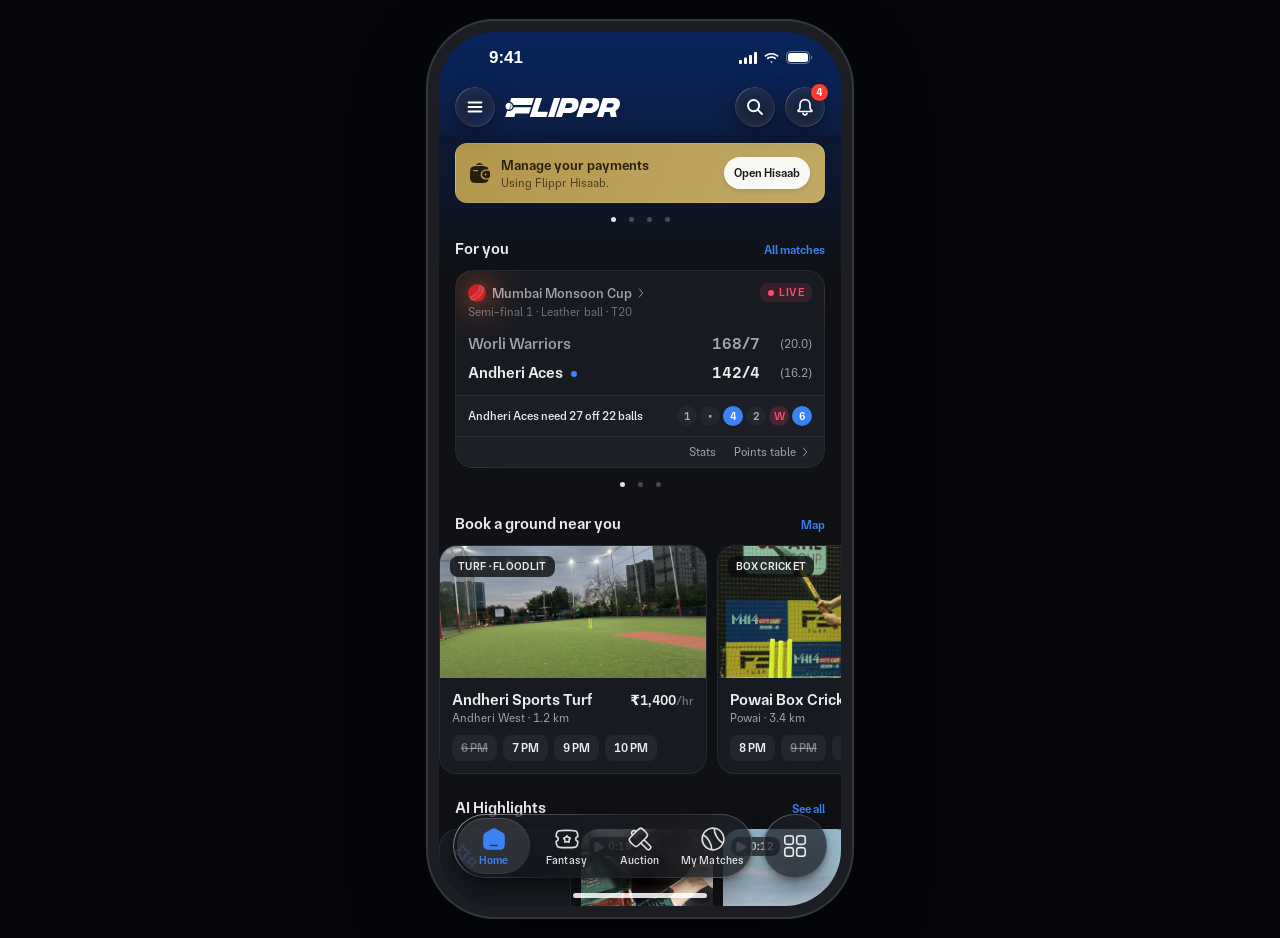
<file: index.html>
<!doctype html>
<html lang="en">
<head>
<meta charset="utf-8">
<meta name="viewport" content="width=device-width, initial-scale=1, viewport-fit=cover">
<meta name="theme-color" content="#08245A" id="metaThemeColor">
<title>Flippr</title>
<link rel="icon" href="data:,">
<script>(function(){
  var k='flippr-theme',pref=localStorage.getItem(k);
  if(pref!=='dark'&&pref!=='light'&&pref!=='system')pref='dark';
  function resolved(p){return p==='system'?(matchMedia('(prefers-color-scheme: light)').matches?'light':'dark'):p;}
  function apply(){
    var t=resolved(pref);
    document.documentElement.setAttribute('data-theme',t);
    var m=document.getElementById('metaThemeColor')||document.querySelector('meta[name=theme-color]');
    if(m)m.setAttribute('content',t==='light'?'#DCE8FF':'#08245A');
  }
  apply();
  if(pref==='system')matchMedia('(prefers-color-scheme: light)').addEventListener('change',function(){apply();if(window.FLThemeSync)FLThemeSync();});
  window.FLTheme={get:function(){return pref},set:function(v){if(v!=='dark'&&v!=='light'&&v!=='system')return;pref=v;localStorage.setItem(k,v);apply();if(window.FLThemeSync)FLThemeSync();},resolved:resolved};
})();</script>
<script>if(location.search.includes('shot'))document.documentElement.classList.add('shot')</script>
<link rel="stylesheet" href="css/base.css">
<link rel="stylesheet" href="css/home.css">
</head>
<body>
<div class="stage"><div class="phone"><div class="screen" id="screen">

  <!-- views: each fragment is loaded from screens/<name>.html -->
  <main class="view" id="v-home" data-title="" data-src="screens/home.html"></main>

  <header class="header" id="header">
    <div class="hrow">
      <!-- iOS 26 bar buttons: SF Symbols-style glyphs (line.3.horizontal, magnifyingglass, bell) in glass circles -->
      <button class="hbtn glass menu" id="menuBtn" aria-label="Open menu" data-lens="14" data-edge="12" data-blur="1.6"><svg viewBox="0 0 20 20" fill="none" stroke="currentColor" stroke-width="1.8" stroke-linecap="round"><path d="M3.5 5.5h13M3.5 10h13M3.5 14.5h13"/></svg></button>
      <button class="hbtn glass hback" id="backBtn" aria-label="Back" data-lens="14" data-edge="12" data-blur="1.6"><svg viewBox="0 0 20 20" fill="none" stroke="currentColor" stroke-width="2" stroke-linecap="round" stroke-linejoin="round"><path d="M12.5 3.5 6 10l6.5 6.5"/></svg></button>
      <img class="hlogo" id="hLogo" src="img/flippr-logo-white.svg" alt="FLIPPR">
      <span class="htitle" id="hTitle" hidden></span>
      <span class="hgrow"></span>
      <div class="hacts">
        <button class="hbtn glass" aria-label="Search" data-lens="14" data-edge="12" data-blur="1.6"><svg viewBox="0 0 20 20" fill="none" stroke="currentColor" stroke-width="1.9" stroke-linecap="round"><circle cx="8.6" cy="8.6" r="5.6"/><path d="m12.8 12.8 4.2 4.2"/></svg></button>
        <button class="hbtn glass" aria-label="Notifications" data-lens="14" data-edge="12" data-blur="1.6"><svg viewBox="0 0 20 20" fill="none" stroke="currentColor" stroke-width="1.7" stroke-linejoin="round" stroke-linecap="round"><path d="M10 2.6c-2.9 0-5 2.2-5 5.1v2.9c0 .7-.3 1.4-.8 1.9l-.9.9c-.4.4-.1 1.1.5 1.1h12.4c.6 0 .9-.7.5-1.1l-.9-.9c-.5-.5-.8-1.2-.8-1.9V7.7c0-2.9-2.1-5.1-5-5.1z"/><path d="M8 16.4c.3.9 1.1 1.5 2 1.5s1.7-.6 2-1.5"/></svg><span class="badge num">4</span></button>
      </div>
    </div>
  </header>

  <div class="statusbar" aria-hidden="true">
    <span class="sb-time">9:41</span>
    <span class="sb-right">
      <svg width="18" height="12" viewBox="0 0 18 12"><rect x="0" y="8" width="3" height="4" rx="1" fill="currentColor"/><rect x="5" y="5.5" width="3" height="6.5" rx="1" fill="currentColor"/><rect x="10" y="3" width="3" height="9" rx="1" fill="currentColor"/><rect x="15" y="0" width="3" height="12" rx="1" fill="currentColor"/></svg>
      <svg width="17" height="12" viewBox="0 0 17 12"><path fill="currentColor" d="M8.5 2.6c2.3 0 4.4.9 6 2.4l1.2-1.2C13.8 1.9 11.3.9 8.5.9S3.2 1.9 1.3 3.8l1.2 1.2c1.6-1.5 3.7-2.4 6-2.4zm0 3.4c1.4 0 2.6.5 3.6 1.4l1.2-1.2c-1.2-1.2-2.9-1.9-4.8-1.9s-3.6.7-4.8 1.9l1.2 1.2c1-.9 2.2-1.4 3.6-1.4zm0 3.3c.5 0 1 .2 1.3.5L8.5 11.1 7.2 9.8c.3-.3.8-.5 1.3-.5z"/></svg>
      <svg width="27" height="13" viewBox="0 0 27 13"><rect x=".5" y=".5" width="23" height="12" rx="3.8" fill="none" stroke="currentColor" stroke-opacity=".4"/><rect x="2" y="2" width="20" height="9" rx="2.5" fill="currentColor"/><path d="M25 4.5v4c.8-.3 1.3-1.1 1.3-2s-.5-1.7-1.3-2z" fill="currentColor" fill-opacity=".4"/></svg>
    </span>
  </div>

  <div class="navwrap">
    <nav class="navbar glass" id="navbar" data-lens="30" data-edge="22" data-blur="2.4">
      <span class="nav-ind" id="navInd"></span>
      <a class="nav-item" href="#home" data-i="0"><i class="ic o" style="--m:url(../icons/Home.svg)"></i><i class="ic f" style="--m:url(../icons/FilledHome.svg)"></i><span>Home</span></a>
      <a class="nav-item" href="#fantasy" data-i="1"><i class="ic o" style="--m:url(../icons/Fantsy.svg)"></i><i class="ic f" style="--m:url(../icons/FilledFantasy.svg)"></i><span>Fantasy</span></a>
      <a class="nav-item" href="#auction" data-i="2"><i class="ic o" style="--m:url(../icons/Auction.svg)"></i><i class="ic f" style="--m:url(../icons/Auction_Filled.svg)"></i><span>Auction</span></a>
      <a class="nav-item" href="#matches" data-i="3"><i class="ic o" style="--m:url(../icons/MyMatches.svg)"></i><i class="ic f" style="--m:url(../icons/FilledMyMatches.svg)"></i><span>My Matches</span></a>

    </nav>
    <!-- iOS 26 split tab bar: separate glass circle on the trailing side -->
    <a class="nav-more glass" href="#more" aria-label="More" data-lens="22" data-edge="20" data-blur="2.4"><i class="ic" style="--m:url(../icons/widget-linear.svg)"></i></a>
  </div>

  <div class="scrim" id="scrim"></div>
  <aside class="drawer" id="drawer" data-src="screens/drawer.html"></aside>
  <div class="toast" id="toast"></div>
  <div class="home-indicator" aria-hidden="true"></div>
</div></div></div>
<script src="js/app.js"></script>
<script src="js/glass.js"></script>
</body>
</html>
</file>
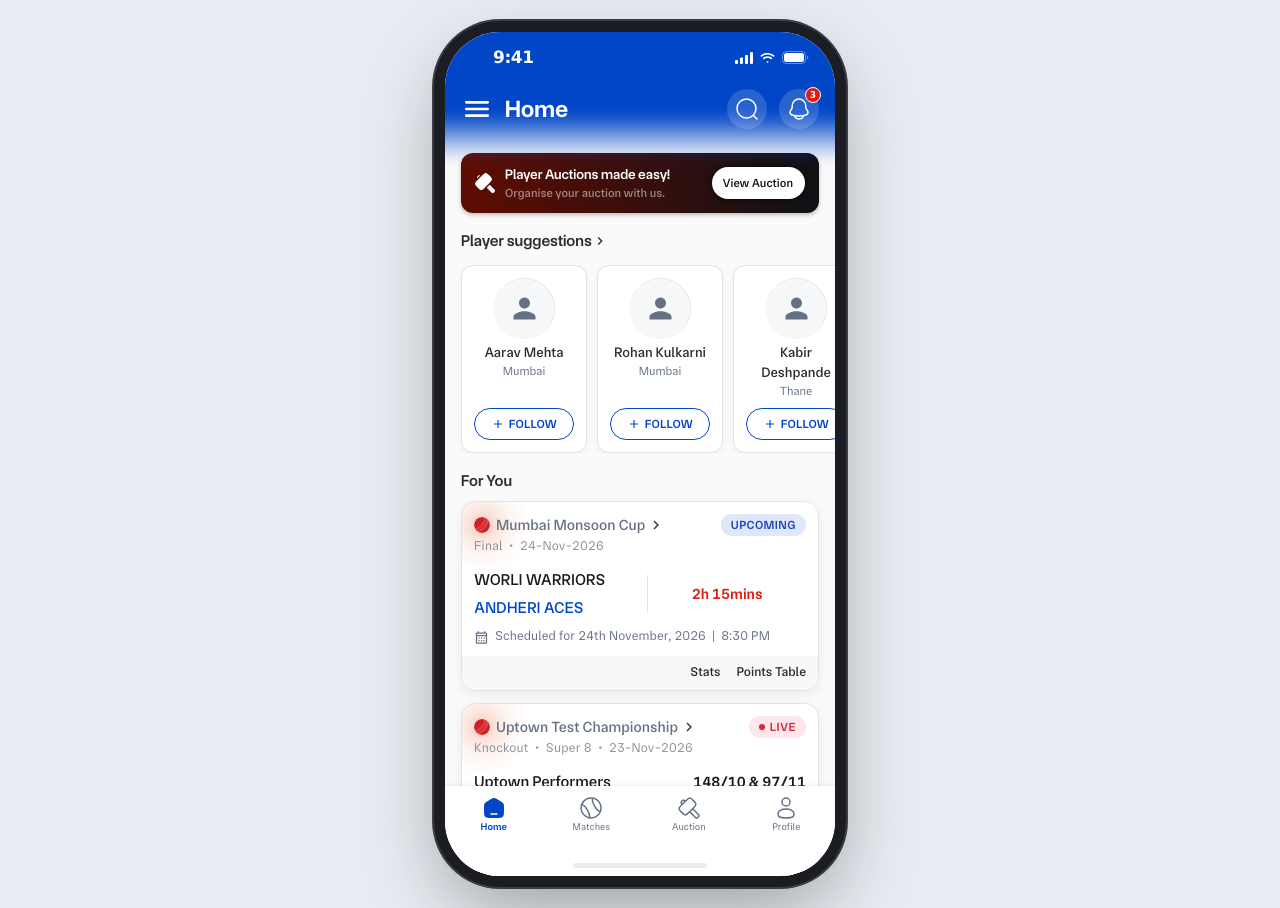
<file: v1/index.html>
<!doctype html>
<html lang="en">
<head>
<meta charset="utf-8">
<meta name="viewport" content="width=device-width, initial-scale=1, viewport-fit=cover">
<meta name="theme-color" content="#0146C7">
<title>Flippr – Home</title>
<link rel="stylesheet" href="styles.css">
<script>if(location.hash==="#shot")document.documentElement.classList.add("shot")</script>
</head>
<body>
<div class="stage">
<div class="phone" id="phone">
  <div class="screen">
    <!-- 1: scrolling content (scrolls under the gradient header) -->
    <main class="scroll" id="scroll">
      <div class="list">
        <!-- Auction promo banner (Figma 6984:16921) -->
        <a class="promo" href="#" aria-label="View Auction">
          <img class="promo-icon" src="icons/Sledgehammer.svg" alt="" width="24" height="24">
          <div class="promo-text">
            <div class="promo-title">Player Auctions made easy!</div>
            <div class="promo-sub">Organise your auction with us. </div>
          </div>
          <span class="promo-btn">View Auction</span>
        </a>

        <div class="gap16"></div>
        <div class="section-title tappable"><span>Player suggestions</span><i class="mi mi-chevron s16"></i></div>
        <div class="suggestions">
          <div class="sugg-card"><div class="avatar"><i class="mi mi-person"></i></div><div class="sugg-name">Aarav Mehta</div><div class="sugg-city">Mumbai</div><span class="follow"><i class="mi mi-add"></i>FOLLOW</span></div>
          <div class="sugg-card"><div class="avatar"><i class="mi mi-person"></i></div><div class="sugg-name">Rohan Kulkarni</div><div class="sugg-city">Mumbai</div><span class="follow"><i class="mi mi-add"></i>FOLLOW</span></div>
          <div class="sugg-card"><div class="avatar"><i class="mi mi-person"></i></div><div class="sugg-name">Kabir Deshpande</div><div class="sugg-city">Thane</div><span class="follow"><i class="mi mi-add"></i>FOLLOW</span></div>
          <div class="sugg-card"><div class="avatar"><i class="mi mi-person"></i></div><div class="sugg-name">Ishaan Rao</div><div class="sugg-city">-</div><span class="follow"><i class="mi mi-add"></i>FOLLOW</span></div>
          <div class="sugg-card"><div class="avatar"><i class="mi mi-person"></i></div><div class="sugg-name">Vihaan Shetty</div><div class="sugg-city">Pune</div><span class="follow"><i class="mi mi-add"></i>FOLLOW</span></div>
        </div>

        <div class="gap16"></div>
        <div class="section-title b8"><span>For You</span></div>

        <!-- Match card: upcoming -->
        <article class="mcard">
          <div class="wash leather"></div>
          <div class="mbody">
            <div class="mtitle-row">
              <img class="ball" src="icons/rubber.svg" alt="" width="16" height="16">
              <div class="mtitle"><span>Mumbai Monsoon Cup</span><i class="mi mi-chevron s18"></i></div>
              <span class="pill upcoming">UPCOMING</span>
            </div>
            <div class="mtags">Final  •  24-Nov-2026</div>
            <div class="countdown-row">
              <div class="teams">
                <div class="team a">WORLI WARRIORS</div>
                <div class="team b blue">ANDHERI ACES</div>
              </div>
              <div class="vdiv"></div>
              <div class="cd"><span class="countdown" data-mins="135">2h 15mins</span></div>
            </div>
            <div class="sched"><i class="mi mi-calendar"></i><span>Scheduled for 24th November, 2026  |  8:30 PM</span></div>
          </div>
          <div class="mfooter"><span>Stats</span><span>Points Table</span></div>
        </article>

        <!-- Match card: live -->
        <article class="mcard">
          <div class="wash leather"></div>
          <div class="mbody">
            <div class="mtitle-row">
              <img class="ball" src="icons/rubber.svg" alt="" width="16" height="16">
              <div class="mtitle"><span>Uptown Test Championship</span><i class="mi mi-chevron s18"></i></div>
              <span class="pill live"><b class="dot"></b>LIVE</span>
            </div>
            <div class="mtags">Knockout  •  Super 8  •  23-Nov-2026</div>
            <div class="tline gap14"><span class="team a">Uptown Performers</span><span class="score">148/10 &amp; 97/11</span></div>
            <div class="tline gap8"><span class="team a">Super Kings</span><span class="score">132/12 &amp;<em> 87/9</em></span></div>
            <div class="sched live-note"><span>Super Kings need 13 runs to win</span></div>
          </div>
          <div class="mfooter"><span>Stats</span><span>Points Table</span></div>
        </article>

        <!-- Match card: upcoming, tennis ball -->
        <article class="mcard">
          <div class="wash tennis"></div>
          <div class="mbody">
            <div class="mtitle-row">
              <img class="ball" src="icons/tennis.svg" alt="" width="16" height="16">
              <div class="mtitle"><span>Powai Box Cricket League</span><i class="mi mi-chevron s18"></i></div>
              <span class="pill upcoming">UPCOMING</span>
            </div>
            <div class="mtags">League  •  25-Nov-2026</div>
            <div class="countdown-row">
              <div class="teams">
                <div class="team a">BANDRA BLASTERS</div>
                <div class="team b blue">POWAI PANTHERS</div>
              </div>
              <div class="vdiv"></div>
              <div class="cd"><span class="countdown" data-mins="1425">23h 45mins</span></div>
            </div>
            <div class="sched"><i class="mi mi-calendar"></i><span>Scheduled for 25th November, 2026  |  7:00 AM</span></div>
          </div>
          <div class="mfooter"><span>Stats</span><span>Points Table</span></div>
        </article>
      </div>
    </main>

    <!-- 2: header gradient (painted over content, pointer-events none) -->
    <div class="header-gradient"></div>

    <!-- 3: header row -->
    <header class="header">
      <div class="header-row">
        <button class="hbtn menu" aria-label="Menu"><i class="svgi i-menu"></i></button>
        <h1 class="htitle">Home</h1>
        <button class="hbtn filled" aria-label="Search"><i class="svgi i-search"></i></button>
        <span class="w4"></span>
        <button class="hbtn filled" aria-label="Notifications"><i class="svgi i-bell"></i><span class="badge">3</span></button>
        <span class="w4"></span>
      </div>
    </header>

    <!-- iOS status bar (desktop frame only) -->
    <div class="statusbar" aria-hidden="true">
      <span class="sb-time">9:41</span>
      <span class="sb-right">
        <svg width="18" height="12" viewBox="0 0 18 12"><rect x="0" y="8" width="3" height="4" rx="1" fill="#fff"/><rect x="5" y="5.5" width="3" height="6.5" rx="1" fill="#fff"/><rect x="10" y="3" width="3" height="9" rx="1" fill="#fff"/><rect x="15" y="0" width="3" height="12" rx="1" fill="#fff"/></svg>
        <svg width="17" height="12" viewBox="0 0 17 12"><path fill="#fff" d="M8.5 2.6c2.3 0 4.4.9 6 2.4l1.2-1.2C13.8 1.9 11.3.9 8.5.9S3.2 1.9 1.3 3.8l1.2 1.2c1.6-1.5 3.7-2.4 6-2.4zm0 3.4c1.4 0 2.6.5 3.6 1.4l1.2-1.2c-1.2-1.2-2.9-1.9-4.8-1.9s-3.6.7-4.8 1.9l1.2 1.2c1-.9 2.2-1.4 3.6-1.4zm0 3.3c.5 0 1 .2 1.3.5L8.5 11.1 7.2 9.8c.3-.3.8-.5 1.3-.5z"/></svg>
        <svg width="27" height="13" viewBox="0 0 27 13"><rect x=".5" y=".5" width="23" height="12" rx="3.8" fill="none" stroke="#fff" stroke-opacity=".4"/><rect x="2" y="2" width="20" height="9" rx="2.5" fill="#fff"/><path d="M25 4.5v4c.8-.3 1.3-1.1 1.3-2s-.5-1.7-1.3-2z" fill="#fff" fill-opacity=".4"/></svg>
      </span>
    </div>

    <!-- Bottom navigation (AppNavBar) -->
    <nav class="navbar">
      <a class="nav-item active" href="#"><i class="svgi i-home-filled"></i><span>Home</span></a>
      <a class="nav-item" href="#"><i class="svgi i-matches"></i><span>Matches</span></a>
      <a class="nav-item" href="#"><i class="svgi i-auction"></i><span>Auction</span></a>
      <a class="nav-item" href="#"><i class="svgi i-profile"></i><span>Profile</span></a>
    </nav>
    <div class="home-indicator" aria-hidden="true"></div>
  </div>
</div>
</div>
<script>
// Keep the scheduled-match countdowns ticking like the app's StartsInText.
(function(){
  var start = Date.now();
  function fmt(m){ if(m<0)m=0; var d=Math.floor(m/1440),h=Math.floor(m%1440/60),mi=m%60;
    var mc = mi===1?'1min':mi+'mins', mo = mi===1?'1 min':mi+' mins';
    if(d>0){ if(h===0&&mi===0) return d+'d'; if(h===0) return d+'d '+mc; return d+'d '+h+'h '+mc; }
    if(h>0) return h+'h '+mc; return mo; }
  function tick(){ var el=Math.floor((Date.now()-start)/60000);
    document.querySelectorAll('.countdown').forEach(function(n){ n.textContent=fmt(+n.dataset.mins-el); }); }
  setInterval(tick, 15000);
})();
</script>
</body>
</html>
</file>
<file: css/base.css>
@font-face{font-family:"TASA";src:url(../fonts/TASAOrbiterText-Regular.otf) format("opentype");font-weight:400;font-display:block}
@font-face{font-family:"TASA";src:url(../fonts/TASAOrbiterText-Medium.otf) format("opentype");font-weight:500;font-display:block}
@font-face{font-family:"TASA";src:url(../fonts/TASAOrbiterText-SemiBold.otf) format("opentype");font-weight:600;font-display:block}
@font-face{font-family:"TASA";src:url(../fonts/TASAOrbiterText-Bold.otf) format("opentype");font-weight:700;font-display:block}
:root{
  /* 3 elevation levels (dark) */
  --l0:#0F1115; --l1:#171A21; --l2:#22262F;
  --line:rgba(255,255,255,.07);
  --t1:rgba(255,255,255,.92); --t2:rgba(255,255,255,.62); --t3:rgba(255,255,255,.40);
  /* ONE accent (app dark-mode primary) + semantic status only */
  --accent:#3B82F6; --accent-soft:rgba(59,130,246,.14);
  --live:#FF4C6E; --won:#38C793;
  /* 4-size type scale */
  --fs-s:12px; --fs-m:14px; --fs-l:16px; --fs-xl:22px;
  /* radii (bumped a step: 8/12/18) */
  --r-s:8px; --r-m:12px; --r-l:18px;
  --top:47px; --bottom:34px;
}
*{box-sizing:border-box;margin:0;padding:0}
html,body{height:100%}
body{background:#05060A;font-family:"TASA",system-ui,sans-serif;color:var(--t1);font-size:var(--fs-m);-webkit-font-smoothing:antialiased;-webkit-tap-highlight-color:transparent}
a{color:inherit;text-decoration:none} button{font:inherit;color:inherit;background:none;border:0;cursor:pointer} img{display:block}
.num{font-variant-numeric:tabular-nums lining-nums}
.stage{min-height:100%;display:flex;align-items:center;justify-content:center;padding:32px 16px}
.phone{width:402px;height:874px;border-radius:56px;position:relative;box-shadow:0 0 0 11px #1b1d22,0 0 0 13px #34373e,0 30px 80px rgba(0,0,0,.6)}
.screen{position:absolute;inset:0;border-radius:56px;overflow:hidden;background:var(--l0);isolation:isolate}
@media (max-width:500px){body{background:var(--l0)}.stage{padding:0;display:block;height:100%}.phone{width:100%;height:100%;border-radius:0;box-shadow:none}.screen{border-radius:0}.statusbar,.home-indicator{display:none}:root{--top:max(env(safe-area-inset-top),12px);--bottom:max(env(safe-area-inset-bottom),8px)}}
html.shot .stage{padding:0;display:block} html.shot .phone,html.shot .screen{border-radius:0;box-shadow:none}
.statusbar{position:absolute;top:0;left:0;right:0;height:47px;z-index:40;display:flex;align-items:center;justify-content:space-between;padding:4px 28px 0 50px;font-family:-apple-system,"SF Pro Text","Helvetica Neue",sans-serif;pointer-events:none;color:#fff}
.sb-time{font-size:17px;font-weight:600}.sb-right{display:flex;gap:6px;align-items:center}
.home-indicator{position:absolute;bottom:8px;left:50%;transform:translateX(-50%);width:134px;height:5px;border-radius:3px;background:rgba(255,255,255,.85);z-index:41}
/* icon: <i class="ic" style="--m:url(icons/NAME.svg)"></i> — tinted by currentColor */
.ic{display:inline-block;flex:none;width:20px;height:20px;background:currentColor;-webkit-mask:var(--m) center/contain no-repeat;mask:var(--m) center/contain no-repeat}
.ic.s14{width:14px;height:14px}.ic.s16{width:16px;height:16px}.ic.s24{width:24px;height:24px}
/* views */
.view{position:absolute;inset:0;overflow-y:auto;overflow-x:hidden;scrollbar-width:none;display:none;padding:calc(var(--top) + 56px) 0 calc(var(--bottom) + 104px)}
.view::-webkit-scrollbar{display:none}
.view.on{display:block;animation:vfade .18s ease-out}
@keyframes vfade{from{opacity:.4}to{opacity:1}}
/* glass header */
.header{position:absolute;top:0;left:0;right:0;z-index:30;padding-top:var(--top);background:transparent;isolation:isolate;--header-alpha:1}
.header::before{content:"";position:absolute;inset:0;z-index:-1;background:linear-gradient(180deg,#08245A 0%,#0A2150 55%,#0C1C3F 100%);opacity:var(--header-alpha);pointer-events:none}
/* scroll-under tail: continues the header blue into the page and scrolls away (AppGradients.headerHomeScrollUnder, dark) */
#v-home{background:linear-gradient(180deg,#0C1C3F 0,#0D1830 calc(var(--top) + 96px),#0F1115 calc(var(--top) + 190px)) no-repeat;background-attachment:local}
.hrow{height:56px;display:flex;align-items:center;padding:0 16px;gap:10px}
.hbtn{width:40px;height:40px;border-radius:50%;display:flex;align-items:center;justify-content:center;position:relative;color:#fff;flex:none}
.hbtn svg{width:20px;height:20px;display:block}
.hbtn .badge{position:absolute;top:-3px;right:-3px;min-width:17px;height:17px;padding:0 5px;border-radius:9px;background:#FF3B30;color:#fff;font-size:11px;font-weight:600;line-height:17px;text-align:center;z-index:3}
.hacts{display:flex;gap:10px}
.hlogo{height:19px}.htitle{font-size:var(--fs-xl);font-weight:700;margin-left:4px}.hgrow{flex:1}
.hback{display:none}.header.sub .hback{display:flex}.header.sub .menu{display:none}
/* shared building blocks (use these in every screen) */
.sec{margin-top:24px}
.sec-h{display:flex;align-items:baseline;justify-content:space-between;padding:0 16px;margin-bottom:12px}
.sec-h h2{font-size:var(--fs-l);font-weight:600}
.sec-h a{font-size:var(--fs-s);font-weight:600;color:var(--accent)}
.hscroll{display:flex;gap:10px;overflow-x:auto;padding:0 16px;scroll-snap-type:x mandatory;scrollbar-width:none}
.hscroll::-webkit-scrollbar{display:none}.hscroll>*{scroll-snap-align:start;flex:none}.hscroll::after{content:"";flex:0 0 6px}
.card{background:var(--l1);border-radius:var(--r-l);border:1px solid var(--line)}
.raised{background:var(--l2)}
.meta{font-size:var(--fs-s);color:var(--t2)}.muted{color:var(--t3)}.pad{padding:0 16px}
.pill{display:inline-flex;align-items:center;gap:5px;padding:3px 8px;border-radius:var(--r-s);font-size:11px;font-weight:600;letter-spacing:.4px;background:var(--accent-soft);color:var(--accent)}
.pill.live{background:rgba(255,76,110,.14);color:var(--live)}
.pill.live::before{content:"";width:6px;height:6px;border-radius:50%;background:currentColor;animation:pulse 1.6s ease-in-out infinite}
.pill.done{background:rgba(56,199,147,.14);color:var(--won)}
@keyframes pulse{50%{opacity:.35}}
.btn{display:inline-flex;align-items:center;justify-content:center;gap:6px;height:36px;padding:0 14px;border-radius:var(--r-m);background:var(--accent);color:#fff;font-size:var(--fs-m);font-weight:600}
.btn.ghost{background:var(--l2);color:var(--t1)}.btn.sm{height:30px;padding:0 12px;font-size:var(--fs-s)}
.btn.block{display:flex;width:calc(100% - 32px);margin:0 16px}
.chips{display:flex;gap:8px;padding:0 16px;overflow-x:auto;scrollbar-width:none}
.chips button{flex:none;height:32px;padding:0 14px;border-radius:16px;background:var(--l1);border:1px solid var(--line);font-size:var(--fs-s);font-weight:600;color:var(--t2)}
.chips button.on{background:var(--t1);color:var(--l0);border-color:transparent}
.seg{display:flex;margin:0 16px;padding:3px;border-radius:var(--r-m);background:var(--l1);border:1px solid var(--line)}
.seg button{flex:1;height:34px;border-radius:8px;font-size:var(--fs-m);font-weight:600;color:var(--t2)}.seg button.on{background:var(--l2);color:var(--t1)}
.list{margin:0 16px;overflow:hidden}
.row{display:flex;align-items:center;gap:12px;padding:12px 14px}.row+.row{border-top:1px solid var(--line)}
.row .lead{width:40px;height:40px;border-radius:var(--r-m);background:var(--l2);display:flex;align-items:center;justify-content:center;flex:none;color:var(--t1)}
.row .lead.round{border-radius:50%;overflow:hidden}.row .lead img{width:100%;height:100%;object-fit:cover}
.row .mid{flex:1;min-width:0}
.row .mid b{display:block;font-size:var(--fs-m);font-weight:600;white-space:nowrap;overflow:hidden;text-overflow:ellipsis}
.row .mid span{display:block;font-size:var(--fs-s);color:var(--t2);margin-top:2px;white-space:nowrap;overflow:hidden;text-overflow:ellipsis}
.row .end{text-align:right;flex:none}.row .end b{display:block;font-size:var(--fs-m);font-weight:600}.row .end span{display:block;font-size:var(--fs-s);color:var(--t2);margin-top:2px}
.row .chev{color:var(--t3)}
.ini{width:32px;height:32px;border-radius:50%;background:var(--l2);display:flex;align-items:center;justify-content:center;font-size:var(--fs-s);font-weight:600;color:var(--t2);flex:none}
/* ---------- iOS 26 Liquid Glass ----------
   layers: (1) lensing backdrop: SVG displacement filter built per-element in js/glass.js (Chromium), blur+saturate fallback elsewhere
           (2) tint  (3) specular rim: bright top-left edge, faint bottom-right, via masked gradient border
           (4) inner glow + soft drop shadow */
.glass{position:relative;isolation:isolate;
  background:rgba(255,255,255,.06);
  -webkit-backdrop-filter:blur(3px) saturate(1.7) brightness(1.06);backdrop-filter:blur(3px) saturate(1.7) brightness(1.06);
  box-shadow:inset 0 0 14px rgba(255,255,255,.07),inset 0 -10px 18px -14px rgba(255,255,255,.18),0 8px 26px -6px rgba(0,0,0,.55),0 1px 3px rgba(0,0,0,.3)}
.glass::before{content:"";position:absolute;inset:0;border-radius:inherit;z-index:-1;background:linear-gradient(180deg,rgba(28,30,38,.30),rgba(18,20,26,.42))}
.glass::after{content:"";position:absolute;inset:0;border-radius:inherit;padding:1px;pointer-events:none;z-index:2;
  background:linear-gradient(135deg,rgba(255,255,255,.62) 0%,rgba(255,255,255,.14) 22%,rgba(255,255,255,0) 45%,rgba(255,255,255,0) 62%,rgba(255,255,255,.12) 82%,rgba(255,255,255,.34) 100%);
  -webkit-mask:linear-gradient(#000 0 0) content-box exclude,linear-gradient(#000 0 0);mask:linear-gradient(#000 0 0) content-box exclude,linear-gradient(#000 0 0)}
.glass.lens{-webkit-backdrop-filter:var(--lens) saturate(1.7) brightness(1.06);backdrop-filter:var(--lens) saturate(1.7) brightness(1.06)}
/* floating tab bar: capsule, like UITabBar on iOS 26 */
.navwrap{position:absolute;left:14px;right:14px;bottom:calc(var(--bottom) - 6px);z-index:35;display:flex;gap:10px}
.navbar{flex:1;min-width:0;height:64px;border-radius:32px;display:flex;align-items:stretch;padding:4px}
.nav-more{flex:none;width:64px;height:64px;border-radius:50%;display:flex;align-items:center;justify-content:center;color:rgba(255,255,255,.9)}
.nav-more .ic{width:26px;height:26px}
.nav-ind{position:absolute;top:4px;bottom:4px;left:4px;width:calc((100% - 8px)/4);border-radius:28px;z-index:0;
  background:rgba(255,255,255,.11);box-shadow:inset 0 1px 0 rgba(255,255,255,.14),inset 0 -1px 0 rgba(255,255,255,.04);
  transition:transform .42s cubic-bezier(.3,1.4,.45,1)}
.nav-item{position:relative;z-index:1;flex:1;display:flex;flex-direction:column;align-items:center;justify-content:center;gap:2px;color:rgba(255,255,255,.86);font-size:11px;font-weight:500;letter-spacing:.1px}
.nav-item .ic{width:26px;height:26px}.nav-item .ic.f{display:none}
.nav-item.on{color:var(--accent);font-weight:600}.nav-item.on .ic.o{display:none}.nav-item.on .ic.f{display:inline-block}
/* drawer */
.scrim{position:absolute;inset:0;z-index:50;background:rgba(0,0,0,.55);opacity:0;pointer-events:none;transition:opacity .25s}
.drawer{position:absolute;top:0;bottom:0;left:0;width:304px;z-index:51;background:var(--l1);border-right:1px solid var(--line);transform:translateX(-102%);transition:transform .3s cubic-bezier(.2,.8,.2,1);overflow-y:auto;scrollbar-width:none;padding:calc(var(--top) + 12px) 0 calc(var(--bottom) + 16px)}
.drawer::-webkit-scrollbar{display:none}
.drawer-open .scrim{opacity:1;pointer-events:auto}.drawer-open .drawer{transform:none}
.toast{position:absolute;left:50%;bottom:calc(var(--bottom) + 72px);transform:translate(-50%,8px);z-index:60;padding:10px 14px;border-radius:var(--r-m);background:var(--l2);border:1px solid var(--line);font-size:var(--fs-s);font-weight:500;opacity:0;pointer-events:none;transition:opacity .2s,transform .2s;white-space:nowrap}
.toast.on{opacity:1;transform:translate(-50%,0)}
@media (max-width:500px){.statusbar,.home-indicator{display:none}}

.carousel + .sec{margin-top:14px}
/* iOS 26 scroll-edge effect: once the gradient has faded, content under the bar is softened by a progressive blur + dim, not an opaque bar */
.header::after{content:"";position:absolute;left:0;right:0;top:0;bottom:-28px;z-index:-2;pointer-events:none;opacity:calc(1 - var(--header-alpha));
  background:linear-gradient(180deg,rgba(15,17,21,.86) 0%,rgba(15,17,21,.62) 62%,rgba(15,17,21,0) 100%);
  -webkit-backdrop-filter:blur(10px);backdrop-filter:blur(10px);
  -webkit-mask:linear-gradient(180deg,#000 0%,#000 58%,transparent 100%);mask:linear-gradient(180deg,#000 0%,#000 58%,transparent 100%)}

/* t1162u: tab bar + More = denser iOS 26 Liquid Glass (regular variant): heavy blur, dark tint ~60%, specular top, 1px inner rim, soft shadow */
.navbar.glass,.nav-more.glass{
  background:rgba(30,32,40,.28);
  -webkit-backdrop-filter:blur(28px) saturate(1.9) brightness(.96);backdrop-filter:blur(28px) saturate(1.9) brightness(.96);
  box-shadow:inset 0 1px 0 rgba(255,255,255,.22),inset 0 0 0 1px rgba(255,255,255,.07),inset 0 -8px 16px -12px rgba(255,255,255,.16),0 12px 30px -8px rgba(0,0,0,.6),0 2px 6px rgba(0,0,0,.3)}
.navbar.glass::before,.nav-more.glass::before{background:linear-gradient(180deg,rgba(24,26,33,.58),rgba(16,18,23,.66))}
.navbar.glass.lens,.nav-more.glass.lens{-webkit-backdrop-filter:var(--lens) blur(24px) saturate(1.9) brightness(.96);backdrop-filter:var(--lens) blur(24px) saturate(1.9) brightness(.96)}

/* ---------- light theme (dark values above unchanged) ---------- */
html[data-theme="light"]{
  --l0:#F2F3F7;--l1:#FFFFFF;--l2:#F0F1F5;
  --line:rgba(0,0,0,.08);
  --t1:rgba(0,0,0,.90);--t2:rgba(0,0,0,.60);--t3:rgba(0,0,0,.42);
  --accent:#2563EB;--accent-soft:rgba(37,99,235,.12);
  --live:#E11D48;--won:#059669;
}
html[data-theme="light"] body{background:#E3E5EA}
html[data-theme="light"] .phone{box-shadow:0 0 0 11px #eceef2,0 0 0 13px #d8dbe2,0 30px 80px rgba(0,0,0,.18)}
html[data-theme="light"] .statusbar{color:#000}
html[data-theme="light"] .home-indicator{background:rgba(0,0,0,.32)}
html[data-theme="light"] .header::before{background:linear-gradient(180deg,#DCE8FF 0%,#E6EEFF 52%,#F2F3F7 100%)}
html[data-theme="light"] #v-home{background:linear-gradient(180deg,#E0EAFF 0,#EBF1FB calc(var(--top) + 96px),#F2F3F7 calc(var(--top) + 190px)) no-repeat;background-attachment:local}
html[data-theme="light"] .header::after{background:linear-gradient(180deg,rgba(255,255,255,.82) 0%,rgba(255,255,255,.58) 62%,rgba(255,255,255,0) 100%)}
html[data-theme="light"] .hbtn{color:rgba(0,0,0,.88)}
html[data-theme="light"] .scrim{background:rgba(0,0,0,.38)}
html[data-theme="light"] .pill.live{background:rgba(225,29,72,.12);color:var(--live)}
html[data-theme="light"] .pill.done{background:rgba(5,150,105,.12);color:var(--won)}
html[data-theme="light"] .balls .bw{background:rgba(225,29,72,.14);color:var(--live)}
html[data-theme="light"] .glass{
  background:rgba(255,255,255,.68);
  -webkit-backdrop-filter:blur(26px) saturate(1.85) brightness(1.04);backdrop-filter:blur(26px) saturate(1.85) brightness(1.04);
  box-shadow:inset 0 1px 0 rgba(255,255,255,.92),inset 0 0 0 1px rgba(0,0,0,.06),inset 0 -10px 18px -14px rgba(255,255,255,.55),0 8px 24px -6px rgba(0,0,0,.14),0 1px 3px rgba(0,0,0,.08)}
html[data-theme="light"] .glass::before{background:linear-gradient(180deg,rgba(255,255,255,.52),rgba(255,255,255,.34))}
html[data-theme="light"] .glass::after{background:linear-gradient(135deg,rgba(255,255,255,.95) 0%,rgba(255,255,255,.35) 24%,rgba(255,255,255,0) 48%,rgba(255,255,255,0) 60%,rgba(0,0,0,.04) 82%,rgba(0,0,0,.07) 100%)}
html[data-theme="light"] .glass.lens{-webkit-backdrop-filter:var(--lens) saturate(1.85) brightness(1.04);backdrop-filter:var(--lens) saturate(1.85) brightness(1.04)}
html[data-theme="light"] .navbar.glass,html[data-theme="light"] .nav-more.glass{
  background:rgba(255,255,255,.66);
  -webkit-backdrop-filter:blur(28px) saturate(1.9) brightness(1.03);backdrop-filter:blur(28px) saturate(1.9) brightness(1.03);
  box-shadow:inset 0 1px 0 rgba(255,255,255,.95),inset 0 0 0 1px rgba(0,0,0,.06),inset 0 -8px 16px -12px rgba(255,255,255,.7),0 12px 28px -8px rgba(0,0,0,.16),0 2px 6px rgba(0,0,0,.08)}
html[data-theme="light"] .navbar.glass::before,html[data-theme="light"] .nav-more.glass::before{background:linear-gradient(180deg,rgba(255,255,255,.58),rgba(248,249,252,.48))}
html[data-theme="light"] .navbar.glass.lens,html[data-theme="light"] .nav-more.glass.lens{-webkit-backdrop-filter:var(--lens) blur(26px) saturate(1.9) brightness(1.03);backdrop-filter:var(--lens) blur(26px) saturate(1.9) brightness(1.03)}
html[data-theme="light"] .nav-more{color:rgba(0,0,0,.86)}
html[data-theme="light"] .nav-ind{background:rgba(255,255,255,.92);box-shadow:inset 0 1px 0 rgba(255,255,255,1),inset 0 -1px 0 rgba(0,0,0,.05),0 1px 2px rgba(0,0,0,.06)}
html[data-theme="light"] .nav-item{color:rgba(0,0,0,.62)}
html[data-theme="light"] .nav-item.on{color:var(--accent)}
</file>
<file: css/home.css>
/* ---------- coloured banner rail ---------- */
.carousel{margin-top:8px;position:relative}
.slides{display:flex;overflow-x:auto;scroll-snap-type:x mandatory;scrollbar-width:none}
.slides::-webkit-scrollbar{display:none}
.slide{flex:0 0 100%;scroll-snap-align:center;scroll-snap-stop:always;padding:0 16px}
.banner{display:flex;align-items:center;height:60px;padding:0 14px 0 12px;border-radius:12px;box-shadow:0 3px 10px rgba(0,0,0,.15);border:1px solid rgba(255,255,255,.12);color:#fff}
.banner .bi{width:24px;height:24px;background:currentColor}
.banner .bt{flex:1;min-width:0;margin:0 9px}
.banner .b1{font-size:var(--fs-m);font-weight:600;line-height:19px}
.banner .b2{font-size:var(--fs-s);font-weight:400;line-height:16px;opacity:.78;margin-top:2px}
.banner .bb{flex:none;padding:8px 10px;border-radius:20px;background:rgba(255,255,255,.92);color:#15171C;font-size:var(--fs-s);font-weight:600;line-height:16px;box-shadow:0 2px 4px rgba(0,0,0,.12)}
.bn-hisaab{background:linear-gradient(110deg,#B2964B,#C2AA65);color:#261F10}
.bn-fantasy{background:linear-gradient(110deg,#B94E22,#D87338)}
.bn-auction{background:linear-gradient(110deg,#9D2D31,#BE4545)}
.bn-ai{background:linear-gradient(110deg,#204C9E,#346AC1)}
/* UIPageControl-like: equally sized small dots, quiet contrast, no stretching pill */
.page-control{display:flex;align-items:center;justify-content:center;gap:1px;height:24px;margin:4px auto -6px;width:max-content}
.page-control button{width:17px;height:24px;display:grid;place-items:center}
.page-control button::after{content:"";width:5px;height:5px;border-radius:50%;background:rgba(255,255,255,.24);transition:background .2s}
.page-control button.on::after{background:rgba(255,255,255,.88)}
.page-control button:focus-visible{outline:2px solid var(--accent);border-radius:8px}

/* ---------- live scorecard ---------- */
.card.live{width:318px;display:flex;flex-direction:column;overflow:hidden;background:radial-gradient(circle 48px at 22px 23px,rgba(226,91,42,.34) 0%,rgba(226,91,42,.16) 30%,rgba(226,91,42,.06) 60%,rgba(226,91,42,0) 100%),var(--l1)}
.live-top{display:flex;align-items:center;gap:6px;padding:12px 12px 0}
.match-ball{width:18px;height:18px;flex:none}
.match-title{display:flex;align-items:center;flex:1;min-width:0;gap:2px;font-size:var(--fs-m);color:var(--t2);font-weight:500}
.match-tags{font-size:var(--fs-s);color:var(--t3);padding:3px 12px 10px}
.match-equation{font-size:var(--fs-s);font-weight:500;color:var(--t1);padding:8px 12px 10px}
.match-links{background:rgba(255,255,255,.025);border-top:1px solid var(--line);display:flex;justify-content:flex-end;gap:18px;padding:8px 12px;font-size:var(--fs-s);color:var(--t2)}
.match-links a{display:flex;align-items:center;gap:2px}
.live-top .meta{display:flex;align-items:center;gap:2px;min-width:0;white-space:nowrap;overflow:hidden}
.trow{display:flex;align-items:center;gap:8px;padding:5px 12px}
.trow .nm{flex:1;min-width:0;font-size:var(--fs-l);font-weight:500;color:var(--t2);white-space:nowrap;overflow:hidden;text-overflow:ellipsis}
.trow.bat .nm{color:var(--t1);font-weight:600}
.trow.bat .nm::after{content:"";display:inline-block;width:6px;height:6px;border-radius:50%;background:var(--accent);margin-left:8px;vertical-align:middle}
.sc{font-size:var(--fs-l);font-weight:600;color:var(--t2)} .trow.bat .sc{color:var(--t1)}
.ov{font-size:var(--fs-s);color:var(--t2);width:44px;text-align:right}
.live-foot{display:flex;align-items:center;justify-content:space-between;gap:8px;padding:10px 12px;margin-top:0;background:rgba(255,255,255,.018);border-top:1px solid var(--line)}
.live-foot .eq{font-size:var(--fs-s);color:var(--t2);font-weight:500}.live-foot .eq>span{color:var(--t3)}
.balls{display:flex;gap:4px}
.balls span{width:21px;height:21px;border-radius:50%;background:var(--l2);font-size:11px;font-weight:600;display:flex;align-items:center;justify-content:center;color:var(--t2)}
.balls .b4,.balls .b6{background:var(--accent);color:#fff}
.balls .bw{background:rgba(255,76,110,.18);color:var(--live)}

/* ---------- upcoming match cards ---------- */
.mc{width:300px;padding:12px;overflow:hidden;background:radial-gradient(circle 48px at 20px 21px,rgba(226,91,42,.34),rgba(226,91,42,.16) 30%,rgba(226,91,42,.06) 60%,transparent),var(--l1)}
.mc.tennis{background:radial-gradient(circle 48px at 20px 21px,rgba(183,199,59,.34),rgba(183,199,59,.16) 30%,rgba(183,199,59,.06) 60%,transparent),var(--l1)}
.mc-top{display:flex;align-items:center;gap:6px}
.mc-top img{width:16px;height:16px}
.mc-top .tn{flex:1;min-width:0;font-size:var(--fs-m);font-weight:500;color:var(--t2);white-space:nowrap;overflow:hidden;text-overflow:ellipsis}
.mc .tags{font-size:var(--fs-s);color:var(--t3);margin-top:2px}
.mc-body{display:flex;align-items:center;margin-top:12px}
.mc-teams{flex:1;min-width:0}
.mc-teams div{font-size:var(--fs-l);font-weight:600;white-space:nowrap;overflow:hidden;text-overflow:ellipsis}
.mc-teams div+div{margin-top:6px}
.mc-cd{text-align:right;padding-left:12px;border-left:1px solid var(--line);margin-left:12px}
.mc-cd .k{font-size:var(--fs-s);color:var(--t3)} .mc-cd .v{font-size:var(--fs-l);font-weight:700;margin-top:2px}
.mc .when{display:flex;align-items:center;gap:6px;margin-top:12px;font-size:var(--fs-s);color:var(--t2)}

/* ---------- near you: bookable slots ---------- */
.venue{width:268px;overflow:hidden}
.venue .ph{position:relative;height:132px;background:var(--l2)}
.venue .ph img{width:100%;height:100%;object-fit:cover}
.chip-ov{position:absolute;left:10px;top:10px;padding:4px 8px;border-radius:var(--r-s);background:rgba(10,11,14,.78);font-size:11px;font-weight:600;letter-spacing:.3px}
.venue .vb{padding:12px}
.venue .vn{display:flex;justify-content:space-between;align-items:baseline;gap:8px;font-size:var(--fs-l);font-weight:600}
.venue .vn span{white-space:nowrap;overflow:hidden;text-overflow:ellipsis}
.venue .vn .num{font-size:var(--fs-m);flex:none}
.venue .vn .num small{font-size:var(--fs-s);color:var(--t3);font-weight:500}
.venue .vm{font-size:var(--fs-s);color:var(--t2);margin-top:2px}
.slots{display:flex;gap:6px;margin-top:10px}
.slots button{padding:6px 9px;border-radius:var(--r-s);background:var(--l2);font-size:var(--fs-s);font-weight:600;color:var(--t1)}
.slots button[disabled]{color:var(--t3);text-decoration:line-through;cursor:default}
.slots button.sel{background:var(--accent);color:#fff}

/* ---------- AI highlights ---------- */
.hl{width:136px;height:184px;border-radius:var(--r-l);overflow:hidden;position:relative;background:var(--l1)}
.hl img{width:100%;height:100%;object-fit:cover}
.hl::after{content:"";position:absolute;inset:0;background:linear-gradient(to top,rgba(0,0,0,.85),rgba(0,0,0,0) 58%)}
.hl .cap{position:absolute;left:10px;right:10px;bottom:10px;z-index:1}
.hl .cap b{display:block;font-size:var(--fs-s);font-weight:600;line-height:15px}
.hl .cap span{display:block;font-size:11px;color:rgba(255,255,255,.65);margin-top:2px}
.hl .dur{position:absolute;top:8px;left:8px;z-index:1;display:flex;align-items:center;gap:3px;padding:3px 6px 3px 4px;border-radius:var(--r-s);background:rgba(0,0,0,.62);font-size:11px;font-weight:600}
.hl .dur .ic{width:12px;height:12px}
.hl.make{display:flex;flex-direction:column;justify-content:space-between;padding:12px;border:1px solid var(--line)}
.hl.make::after{display:none}
.hl.make>.ic{width:28px;height:28px;color:var(--accent)}
.hl.make b{font-size:var(--fs-m);font-weight:600;line-height:19px;display:block}
.hl.make span{font-size:var(--fs-s);color:var(--t2);line-height:16px;display:block;margin-top:4px}
.hl.make em{font-style:normal;font-size:var(--fs-s);font-weight:600;color:var(--accent)}

/* ---------- tournaments ---------- */
.tour .lead{color:var(--accent)}
.tour .end b{font-size:var(--fs-m)}
.tour .end span.left{color:var(--accent);font-weight:600}

/* ---------- players ---------- */
.pl{width:132px;padding:14px 10px 12px;display:flex;flex-direction:column;align-items:center;text-align:center}
.pl img{width:64px;height:64px;border-radius:50%;object-fit:cover;box-shadow:0 0 0 1px var(--line)}
.pl b{font-size:var(--fs-m);font-weight:600;margin-top:10px;white-space:nowrap;overflow:hidden;text-overflow:ellipsis;width:100%}
.pl span{font-size:var(--fs-s);color:var(--t2);margin-top:2px}
.follow{margin-top:12px;width:100%;height:30px;border-radius:var(--r-m);border:1px solid var(--accent);color:var(--accent);font-size:var(--fs-s);font-weight:600;display:flex;align-items:center;justify-content:center;gap:4px;transition:background .15s,color .15s}
.follow.on{background:var(--accent);color:#fff}

/* ---------- circle feed ---------- */
.feed .lead.round{width:36px;height:36px}
.feed .mid p{font-size:var(--fs-m);line-height:19px;color:var(--t2)}
.feed .mid p b{display:inline;color:var(--t1);font-weight:600}
.feed .t{font-size:var(--fs-s);color:var(--t3);align-self:flex-start;margin-top:2px}

/* ---------- drawer ---------- */
.dr-head{display:flex;align-items:center;gap:12px;padding:0 16px 16px}
.dr-head img{width:56px;height:56px;border-radius:50%;object-fit:cover}
.dr-head b{display:block;font-size:var(--fs-l);font-weight:600}
.dr-head span{display:block;font-size:var(--fs-s);color:var(--t2);margin-top:2px}
.dr-head a{display:inline-flex;align-items:center;gap:2px;margin-top:6px;font-size:var(--fs-s);font-weight:600;color:var(--accent)}
.complete{margin:0 16px 12px;padding:12px;border-radius:var(--r-m);background:var(--l2)}
.complete .t{display:flex;justify-content:space-between;font-size:var(--fs-s);font-weight:600}
.complete p{font-size:var(--fs-s);color:var(--t2);margin-top:4px}
.bar{height:4px;border-radius:2px;background:rgba(255,255,255,.1);margin-top:8px;overflow:hidden}
.bar i{display:block;height:100%;background:var(--accent);border-radius:2px}
.dr-sec{padding:6px 0;border-top:1px solid var(--line)}
.dr-sec h6{font-size:11px;font-weight:600;letter-spacing:.6px;color:var(--t3);padding:10px 20px 4px;text-transform:uppercase}
.dr-item{display:flex;align-items:center;gap:14px;padding:11px 20px;font-size:var(--fs-m);font-weight:500}
.dr-item .ic{color:var(--t2)}
.dr-item em{margin-left:auto;font-style:normal;font-size:var(--fs-s);color:var(--t3)}
.dr-item em.acc{color:var(--accent);font-weight:600}
.dr-item.out,.dr-item.out .ic{color:var(--live)}
.ver{padding:10px 20px 0;font-size:var(--fs-s);color:var(--t3)}

@media(prefers-reduced-motion:reduce){*,*::before,*::after{animation:none!important;transition:none!important;scroll-behavior:auto!important}}

.card.live.tennis{background:radial-gradient(circle 48px at 22px 23px,rgba(183,199,59,.34) 0%,rgba(183,199,59,.16) 30%,rgba(183,199,59,.06) 60%,rgba(183,199,59,0) 100%),var(--l1)}
.match-title .tt{white-space:nowrap;overflow:hidden;text-overflow:ellipsis;min-width:0}
.live .pill{flex:none}
.trow .sc{white-space:nowrap}
.live-foot{margin-top:auto}
.live .trow+.live-foot{margin-top:8px}
.hscroll.mrail{align-items:stretch}
.live-foot .eq{flex:1;min-width:0;color:var(--t1);white-space:nowrap;overflow:hidden;text-overflow:ellipsis}
.balls{flex:none}
.banner .b1,.banner .b2{white-space:nowrap;overflow:hidden;text-overflow:ellipsis}
.banner .b1{line-height:20px}.banner .b2{margin-top:0}
.trow .sc.ytb{font-size:var(--fs-s);font-weight:500;color:var(--t3)}

/* t1162u: match card back at full content width, one per page, no peek */
.hscroll.mrail{gap:16px;scroll-padding:0 16px}
.hscroll.mrail::after{display:none}
.mrail .card.live{width:100%;scroll-snap-align:start;scroll-snap-stop:always}
.mrail + .page-control{margin-top:4px}
/* t1164u: AI Highlights as 9:16 reels */
.hl{width:132px;height:auto;aspect-ratio:9/16}
.hl.make{justify-content:space-between}
.mrail .balls{gap:3px}.mrail .balls span{width:20px;height:20px}

.dr-item.dr-theme{width:100%;text-align:left}
.dr-theme-panel{padding:0 16px 12px 20px}
.dr-theme-panel .seg{margin:0}
.dr-theme-panel .theme-seg button{font-size:13px;height:32px}

html[data-theme="light"] .page-control button::after{background:rgba(0,0,0,.22)}
html[data-theme="light"] .page-control button.on::after{background:rgba(0,0,0,.72)}
html[data-theme="light"] .match-links{background:rgba(0,0,0,.03)}
html[data-theme="light"] .live-foot{background:rgba(0,0,0,.025)}
html[data-theme="light"] .bar{background:rgba(0,0,0,.08)}
html[data-theme="light"] .banner{border-color:rgba(0,0,0,.06);box-shadow:0 3px 10px rgba(0,0,0,.1)}
html[data-theme="light"] .chip-ov{background:rgba(255,255,255,.88);color:rgba(0,0,0,.88)}
/* light: reel captions/duration sit on photos with a dark scrim, so they stay white (fix over Cursor pass) */
html[data-theme="light"] .hl:not(.make) .cap b,html[data-theme="light"] .hl:not(.make) .dur{color:#fff}
html[data-theme="light"] .hl:not(.make) .cap span{color:rgba(255,255,255,.72)}
</file>
<file: v1/styles.css>
@font-face{font-family:"TASAOrbiterText";src:url(fonts/TASAOrbiterText-Regular.otf) format("opentype");font-weight:400;font-display:block}
@font-face{font-family:"TASAOrbiterText";src:url(fonts/TASAOrbiterText-Medium.otf) format("opentype");font-weight:500;font-display:block}
@font-face{font-family:"TASAOrbiterText";src:url(fonts/TASAOrbiterText-SemiBold.otf) format("opentype");font-weight:600;font-display:block}
@font-face{font-family:"TASAOrbiterText";src:url(fonts/TASAOrbiterText-Bold.otf) format("opentype");font-weight:700;font-display:block}
@font-face{font-family:"TASAOrbiterDisplay";src:url(fonts/TASAOrbiterDisplay-Medium.otf) format("opentype");font-weight:500;font-display:block}
@font-face{font-family:"TASAOrbiterDisplay";src:url(fonts/TASAOrbiterDisplay-SemiBold.otf) format("opentype");font-weight:600;font-display:block}
@font-face{font-family:"TASAOrbiterDisplay";src:url(fonts/TASAOrbiterDisplay-Bold.otf) format("opentype");font-weight:700;font-display:block}

:root{
  --primary:#0146C7; --bg:#FAFAFA; --title:#2C2C2C; --subtitle:#667085; --border:#E3E3E3;
  --card:#FFFFFF; --inside:#F6F8FA; --icon:#344054; --error:#DF1C11; --nav-inactive:#667085;
  --top:47px;      /* iOS status-bar inset (iPhone 390x844) */
  --bottom:34px;   /* home-indicator inset */
}
*{box-sizing:border-box;margin:0;padding:0}
html,body{height:100%}
body{background:#E9ECF2;font-family:"TASAOrbiterText",system-ui,sans-serif;color:var(--title);
  -webkit-font-smoothing:antialiased;-webkit-tap-highlight-color:transparent;text-rendering:geometricPrecision}
a{color:inherit;text-decoration:none}
button{border:0;background:none;font:inherit;color:inherit;cursor:pointer}

/* ---------- device frame (desktop) ---------- */
.stage{min-height:100%;display:flex;align-items:center;justify-content:center;padding:32px 16px}
.phone{width:390px;height:844px;border-radius:55px;position:relative;
  box-shadow:0 0 0 11px #1b1d22,0 0 0 13px #3a3d44,0 30px 80px rgba(0,0,0,.35)}
.screen{position:absolute;inset:0;border-radius:55px;overflow:hidden;background:var(--bg);isolation:isolate}

/* ---------- full-bleed on phones ---------- */
@media (max-width:500px){
  body{background:var(--bg)}
  .stage{padding:0;display:block;min-height:0;height:100%}
  .phone{width:100%;height:100%;border-radius:0;box-shadow:none}
  .screen{border-radius:0}
  .statusbar,.home-indicator{display:none}
  :root{--top:max(env(safe-area-inset-top),20px);--bottom:env(safe-area-inset-bottom)}
}

/* ---------- scroll area ---------- */
.scroll{position:absolute;inset:0;overflow-y:auto;overflow-x:hidden;scrollbar-width:none;
  padding-bottom:calc(56px + var(--bottom))}
.scroll::-webkit-scrollbar{display:none}
/* GradientHeader.compactHeight = top + 68 - 16 ; + homeGradientToBannerGap 22 */
.list{padding-top:calc(var(--top) + 52px + 22px);padding-bottom:24px}

/* ---------- header gradient (scroll-under) ---------- */
.header-gradient{position:absolute;left:0;right:0;top:0;height:calc(var(--top) + 52px + 38px);
  pointer-events:none;z-index:2;background:linear-gradient(to bottom, rgba(1,70,199,1) 0%, rgba(1,70,199,1.0) 53.285%, rgba(1,70,199,0.972) 57.956%, rgba(1,70,199,0.896) 62.628%, rgba(1,70,199,0.784) 67.299%, rgba(1,70,199,0.648) 71.971%, rgba(1,70,199,0.5) 76.642%, rgba(1,70,199,0.352) 81.314%, rgba(1,70,199,0.216) 85.985%, rgba(1,70,199,0.104) 90.657%, rgba(1,70,199,0.028) 95.328%, rgba(1,70,199,0.0) 100.0%)}
.header{position:absolute;left:0;right:0;top:0;height:calc(var(--top) + 52px);z-index:3;padding-top:var(--top);pointer-events:none}
.header-row{display:flex;align-items:center;padding:6px 8px 0;pointer-events:auto}
.hbtn{width:48px;height:48px;display:flex;align-items:center;justify-content:center;position:relative;flex:none;border-radius:50%}
.hbtn.filled::before{content:"";position:absolute;inset:4px;border-radius:50%;background:rgba(255,255,255,.15)}
.hbtn .svgi{position:relative;width:24px;height:24px;background:#fff}
.hbtn.menu .svgi{width:32px;height:32px}
.htitle{flex:1;margin-left:4px;font-family:"TASAOrbiterDisplay";font-weight:700;font-size:24px;line-height:1.2;color:#fff;
  white-space:nowrap;overflow:hidden;text-overflow:ellipsis}
.w4{width:4px;flex:none}
.badge{position:absolute;right:2px;top:2px;min-width:16px;height:16px;padding:0 4px;border-radius:8px;background:var(--error);
  border:1px solid #fff;color:#fff;font-size:9px;font-weight:700;line-height:14px;text-align:center;font-family:system-ui,-apple-system,"SF Pro Text",sans-serif}

/* ---------- status bar ---------- */
.statusbar{position:absolute;top:0;left:0;right:0;height:47px;z-index:4;display:flex;align-items:center;justify-content:space-between;
  padding:4px 26px 0 48px;color:#fff;font-family:-apple-system,"SF Pro Text","Helvetica Neue",Inter,system-ui,sans-serif;pointer-events:none}
.sb-time{font-size:17px;font-weight:600;letter-spacing:-.4px}
.sb-right{display:flex;gap:6px;align-items:center}
.home-indicator{position:absolute;bottom:8px;left:50%;transform:translateX(-50%);width:134px;height:5px;border-radius:3px;background:#ECECEC;z-index:6}

/* ---------- icons ---------- */
.svgi{display:inline-block;-webkit-mask:var(--m) center/contain no-repeat;mask:var(--m) center/contain no-repeat}
.i-menu{--m:url(icons/Menu.svg)} .i-search{--m:url(icons/Search.svg)} .i-bell{--m:url(icons/Bell.svg)}
.i-home-filled{--m:url(icons/FilledHome.svg)} .i-matches{--m:url(icons/MyMatches.svg)}
.i-auction{--m:url(icons/Auction.svg)} .i-profile{--m:url(icons/Profile.svg)}
.mi{display:inline-block;flex:none;width:24px;height:24px;background:currentColor;-webkit-mask:var(--m) center/contain no-repeat;mask:var(--m) center/contain no-repeat}
.mi-chevron{--m:url(icons/mi_chevron.svg)} .mi-add{--m:url(icons/mi_add.svg)} .mi-person{--m:url(icons/mi_person.svg)} .mi-calendar{--m:url(icons/mi_calendar.svg)}
.s16{width:16px;height:16px} .s18{width:18px;height:18px}

/* ---------- auction promo ---------- */
.promo{display:flex;align-items:center;height:60px;margin:0 16px;padding:0 14px 0 12px;border-radius:12px;
  background:linear-gradient(to right,#5F0C02,#0F1115);box-shadow:0 2px 4px rgba(0,0,0,.25)}
.promo-icon{width:24px;height:24px;flex:none}
.promo-text{flex:1;min-width:0;margin:0 8px}
.promo-title{font-family:"TASAOrbiterDisplay";font-weight:600;font-size:14px;line-height:20px;color:#fff;white-space:nowrap;overflow:hidden;text-overflow:ellipsis}
.promo-sub{font-weight:500;font-size:12px;line-height:16px;color:rgba(255,255,255,.5);white-space:pre;overflow:hidden;text-overflow:ellipsis}
.promo-btn{flex:none;padding:8px 12px 8px 10px;border-radius:24px;background:#fff;box-shadow:0 0 4px 1px rgba(0,0,0,.5);
  font-weight:500;font-size:12px;line-height:16px;color:#0E1015}

.gap16{height:16px}
/* ---------- section title ---------- */
.section-title{display:flex;align-items:center;padding:0 16px 12px;font-family:"TASAOrbiterDisplay";font-weight:600;font-size:16px;line-height:24px;color:var(--title)}
.section-title.b8{padding-bottom:8px}
.section-title .mi{color:var(--title)}

/* ---------- player suggestions ---------- */
.suggestions{display:flex;gap:10px;height:188px;padding:0 16px;overflow-x:auto;scrollbar-width:none}
.suggestions::-webkit-scrollbar{display:none}
.suggestions::after{content:"";flex:0 0 6px}
.sugg-card{flex:0 0 124px;height:188px;padding:12px;border-radius:12px;background:var(--card);border:.5px solid var(--border);
  box-shadow:0 1px 6px rgba(0,0,0,.05);display:flex;flex-direction:column;align-items:center}
.avatar{width:61px;height:61px;border-radius:50%;border:.5px solid var(--border);background:var(--card);flex:none;display:flex;align-items:center;justify-content:center}
.avatar .mi-person{width:60px;height:60px;border-radius:50%;background:var(--inside);-webkit-mask:none;mask:none;position:relative}
.avatar .mi-person::after{content:"";position:absolute;inset:13.5px;background:var(--subtitle);-webkit-mask:url(icons/mi_person.svg) center/contain no-repeat;mask:url(icons/mi_person.svg) center/contain no-repeat}
.sugg-name{margin-top:4px;font-weight:500;font-size:14px;line-height:20px;color:var(--title);text-align:center;
  display:-webkit-box;-webkit-line-clamp:2;-webkit-box-orient:vertical;overflow:hidden;width:100%}
.sugg-city{font-size:12px;line-height:16px;color:var(--subtitle);text-align:center;white-space:nowrap;overflow:hidden;text-overflow:ellipsis;width:100%}
.follow{margin-top:auto;width:100px;height:32px;border-radius:16px;border:1px solid var(--primary);background:var(--card);color:var(--primary);
  display:flex;align-items:center;justify-content:center;gap:4px;font-size:12px;font-weight:600;letter-spacing:.1px;flex:none}
.follow .mi{width:14px;height:14px}

/* ---------- match card ---------- */
.mcard{position:relative;margin:12px 16px 0;border-radius:14px;background:var(--card);border:1px solid var(--border);
  box-shadow:0 4px 12px rgba(0,0,0,.06);overflow:hidden}
.section-title + .mcard{margin-top:0}
.wash{position:absolute;width:96px;height:96px;left:calc(12px + 8px - 48px);top:calc(12px + 11px - 48px);pointer-events:none;border-radius:50%}
.wash.leather{background:radial-gradient(closest-side,rgba(226,91,42,.34) 0%,rgba(226,91,42,.16) 30%,rgba(226,91,42,.06) 60%,rgba(226,91,42,0) 100%)}
.wash.tennis{background:radial-gradient(closest-side,rgba(183,199,59,.34) 0%,rgba(183,199,59,.16) 30%,rgba(183,199,59,.06) 60%,rgba(183,199,59,0) 100%)}
.mbody{position:relative;padding:12px 12px 10px}
.mtitle-row{height:22px;display:flex;align-items:center}
.ball{width:16px;height:16px;flex:none;margin-right:6px}
.mtitle{flex:1;min-width:0;display:flex;align-items:center;color:var(--subtitle)}
.mtitle span{font-size:15px;font-weight:500;line-height:20px;white-space:nowrap;overflow:hidden;text-overflow:ellipsis;margin-right:2px}
.mtitle .mi{color:var(--icon)}
.pill{flex:none;margin-left:8px;padding:3px 10px;border-radius:20px;font-size:12px;font-weight:600;line-height:16px;letter-spacing:.4px;display:flex;align-items:center}
.pill.upcoming{background:#DFE7FB;color:#1E46C2}
.pill.live{background:#FDE7EA;color:#D7263D}
.pill .dot{width:6px;height:6px;border-radius:50%;background:currentColor;margin-right:5px}
.mtags{margin-top:2px;font-size:13px;line-height:18px;letter-spacing:.2px;color:#8A8F98;white-space:pre;overflow:hidden;text-overflow:ellipsis}
.countdown-row{margin-top:14px;display:flex;align-items:center}
.teams{flex:11 1 0;min-width:0}
.team{font-size:16px;font-weight:500;line-height:20px;letter-spacing:-.1px;color:#1A1A1A;white-space:nowrap;overflow:hidden;text-overflow:ellipsis}
.team.b{margin-top:8px}
.team.blue{color:var(--primary)}
.vdiv{width:1px;height:38px;background:var(--border);flex:none}
.cd{flex:10 1 0;display:flex;justify-content:center}
.countdown{font-size:15px;font-weight:600;line-height:20px;color:var(--error)}
.tline{display:flex;align-items:center}
.tline .team{flex:1;min-width:0}
.tline .score{margin-left:12px;max-width:60%;font-size:15px;font-weight:600;line-height:20px;color:#1A1A1A;white-space:nowrap}
.tline .score em{font-style:normal;color:var(--primary)}
.gap14{margin-top:14px} .gap8{margin-top:8px}
.sched{margin-top:10px;display:flex;align-items:center;color:var(--subtitle);font-size:13px;line-height:18px;letter-spacing:.1px}
.sched .mi{width:15px;height:15px;margin-right:6px}
.sched span{white-space:pre;overflow:hidden;text-overflow:ellipsis}
.sched.live-note{color:var(--primary);font-weight:600}
.mfooter{position:relative;background:var(--inside);padding:8px 12px;display:flex;justify-content:flex-end;gap:16px;
  font-size:13px;font-weight:500;line-height:18px;color:var(--title)}

/* ---------- bottom nav ---------- */
.navbar{position:absolute;left:0;right:0;bottom:0;z-index:5;height:calc(56px + var(--bottom));padding-bottom:var(--bottom);
  background:var(--card);display:flex;box-shadow:0 -1px 6px rgba(0,0,0,.06),0 -0.5px 0 rgba(0,0,0,.04)}
.nav-item{flex:1;display:flex;flex-direction:column;align-items:center;padding-top:10px;color:var(--nav-inactive);font-size:10px;line-height:12px}
.nav-item .svgi{width:24px;height:24px;background:currentColor;margin-bottom:2px}
.nav-item.active{color:var(--primary);font-weight:600}
/* screenshot mode: phone pinned at 0,0 without the frame */
html.shot .stage{padding:0;display:block}
html.shot .phone,html.shot .screen{border-radius:0;box-shadow:none}
</file>
